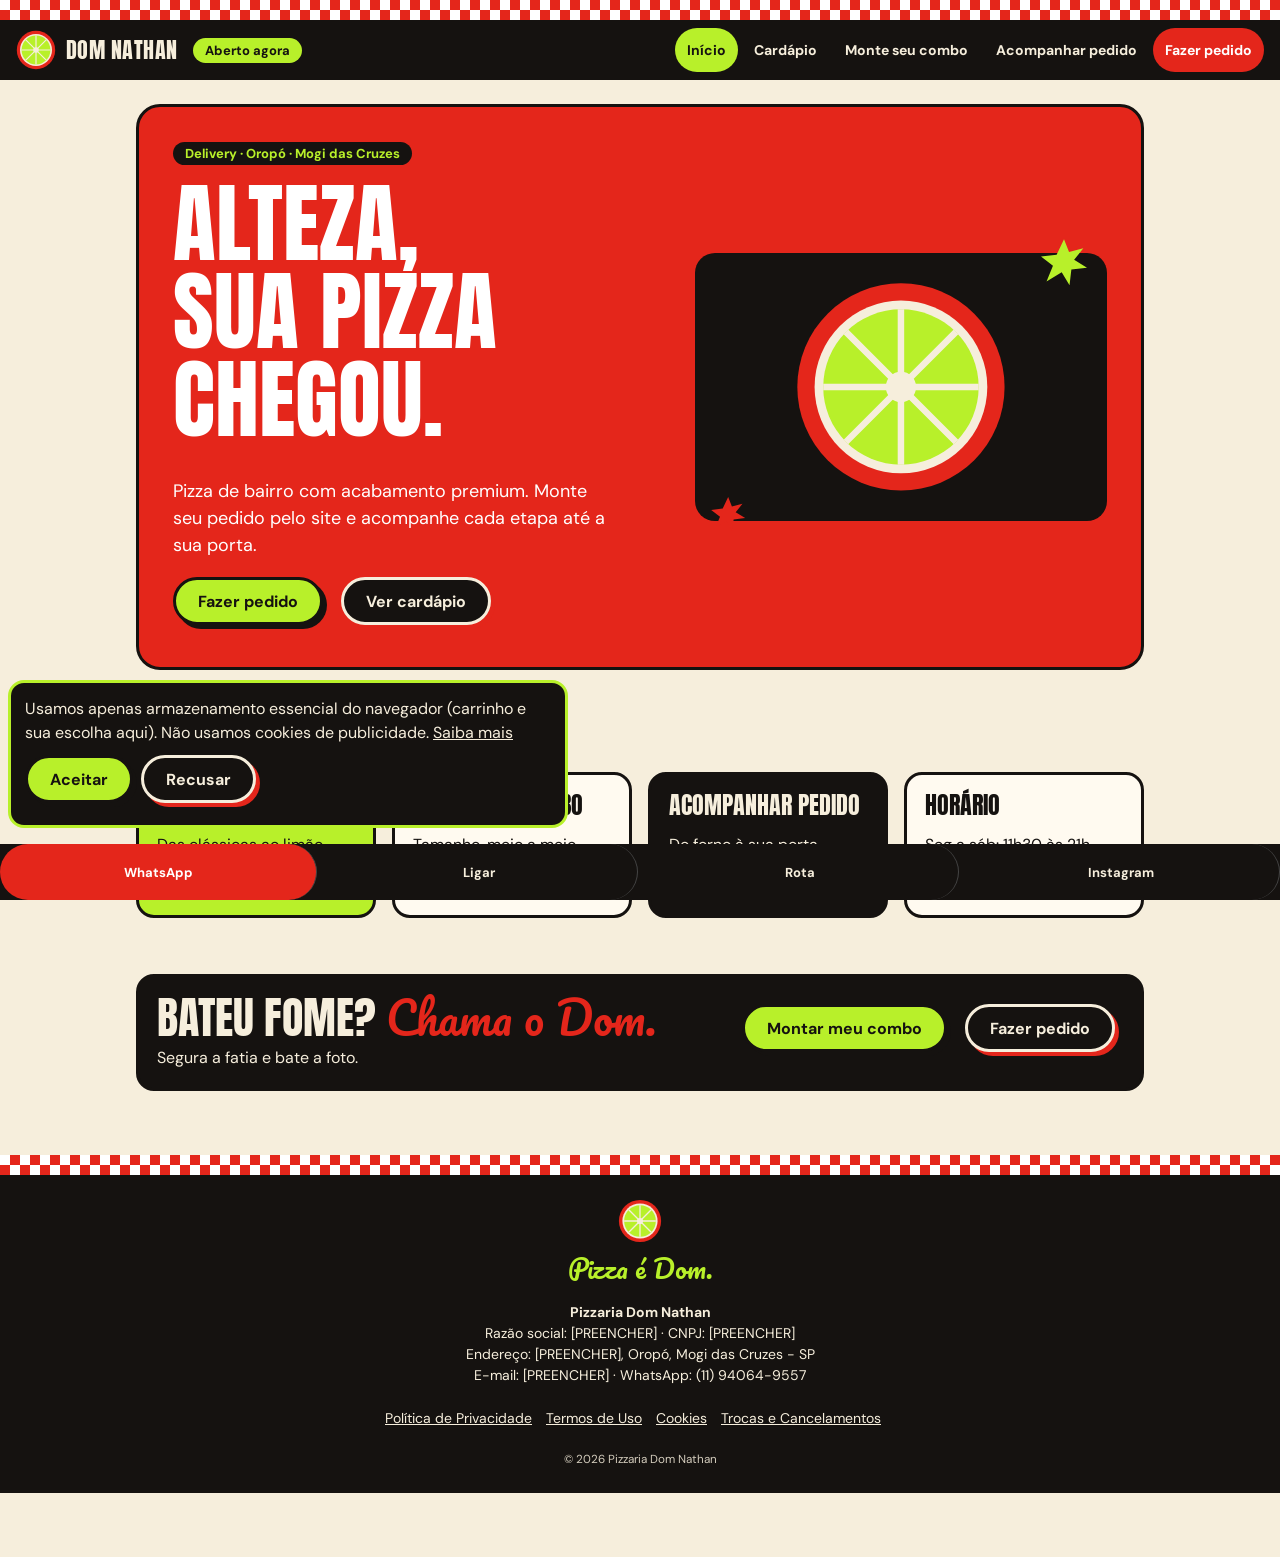
<file: index.html>
<!DOCTYPE html>
<html lang="pt-BR">
<head>
<meta charset="utf-8">
<meta name="viewport" content="width=device-width, initial-scale=1, viewport-fit=cover">
<title>Pizzaria Dom Nathan · Delivery em Oropó, Mogi das Cruzes</title>
<meta name="description" content="Pizza de bairro com acabamento premium no Oropó, Mogi das Cruzes. Veja o cardápio, monte seu pedido e peça pelo WhatsApp.">
<link rel="canonical" href="https://wendelzac-ux.github.io/Pizzaria-DomNathan/">
<meta property="og:type" content="website"><meta property="og:title" content="Pizzaria Dom Nathan · Pizza é Dom"><meta property="og:description" content="Alteza, sua pizza chegou. Delivery no Oropó, Mogi das Cruzes."><meta property="og:url" content="https://wendelzac-ux.github.io/Pizzaria-DomNathan/"><meta property="og:locale" content="pt_BR">
<link rel="icon" href="data:image/svg+xml,%3Csvg xmlns='http://www.w3.org/2000/svg' viewBox='0 0 100 100'%3E%3Ccircle cx='50' cy='50' r='48' fill='%23e4261b'/%3E%3Ccircle cx='50' cy='50' r='36' fill='%23b8f02a'/%3E%3C/svg%3E">
<link rel="preconnect" href="https://fonts.googleapis.com"><link rel="preconnect" href="https://fonts.gstatic.com" crossorigin>
<link href="https://fonts.googleapis.com/css2?family=Anton&family=DM+Sans:wght@400;700&family=Pacifico&display=swap" rel="stylesheet">
<link rel="stylesheet" href="style.css">
<script type="application/ld+json">
{"@context":"https://schema.org","@type":"Restaurant","name":"Pizzaria Dom Nathan","servesCuisine":"Pizza","telephone":"+55 11 94064-9557","priceRange":"R$25-R$65","url":"https://wendelzac-ux.github.io/Pizzaria-DomNathan/","hasMenu":"https://wendelzac-ux.github.io/Pizzaria-DomNathan/#cardapio","sameAs":["https://www.instagram.com/pizzaria_domnathan"],"address":{"@type":"PostalAddress","addressLocality":"Mogi das Cruzes","addressRegion":"SP","addressCountry":"BR"},"openingHoursSpecification":[{"@type":"OpeningHoursSpecification","dayOfWeek":["Monday","Tuesday","Wednesday","Thursday","Friday","Saturday"],"opens":"11:30","closes":"21:00"},{"@type":"OpeningHoursSpecification","dayOfWeek":"Sunday","opens":"12:00","closes":"19:00"}]}
</script>
</head>
<body>
<svg width="0" height="0" style="position:absolute" aria-hidden="true"><symbol id="lg" viewBox="0 0 100 100"><circle cx="50" cy="50" r="48" fill="#e4261b"/><circle cx="50" cy="50" r="40" fill="#f6eedc"/><circle cx="50" cy="50" r="36" fill="#b8f02a"/><g stroke="#f6eedc" stroke-width="3"><path d="M50 14v72M14 50h72M24.5 24.5l51 51M75.5 24.5l-51 51"/></g><circle cx="50" cy="50" r="7" fill="#f6eedc"/></symbol></svg>
<a class="skip" href="#conteudo">Pular para o conteúdo</a>
<div class="chk" aria-hidden="true"></div>
<header>
<a class="brand" href="#inicio"><svg aria-hidden="true"><use href="#lg"/></svg>DOM NATHAN</a><span class="st" id="st" role="status">Verificando horário</span>
<nav aria-label="Principal"><a href="#inicio" data-n="inicio">Início</a><a href="#cardapio" data-n="cardapio">Cardápio</a><a href="#combo" data-n="combo">Monte seu combo</a><a href="#pedido" data-n="pedido">Acompanhar pedido</a><a class="cta" href="#combo">Fazer pedido</a></nav>
</header>
<main id="conteudo" tabindex="-1">

<section id="inicio">
<div class="hero">
<div><span class="tag">Delivery · Oropó · Mogi das Cruzes</span>
<h1 style="margin-top:14px">Alteza,<br>sua pizza chegou.</h1>
<p>Pizza de bairro com acabamento premium. Monte seu pedido pelo site e acompanhe cada etapa até a sua porta.</p>
<div class="row"><a class="btn" href="#combo">Fazer pedido</a><a class="btn k" href="#cardapio">Ver cardápio</a></div></div>
<div class="big"><span class="star" style="top:-14px;right:20px"></span><span class="star" style="bottom:-10px;left:16px;background:var(--red);width:34px;height:34px"></span><svg role="img" aria-label="Logo Dom Nathan"><use href="#lg"/></svg></div>
</div>
<h2 class="gap">Central do Dom</h2>
<div class="grid">
<a class="card l" href="#cardapio" style="text-decoration:none"><h3>Cardápio</h3><p>Das clássicas ao limão-siciliano da casa.</p></a>
<a class="card" href="#combo" style="text-decoration:none"><h3>Monte seu combo</h3><p>Tamanho, meio a meio, bebidas e esfirras.</p></a>
<a class="card d" href="#pedido" style="text-decoration:none"><h3>Acompanhar pedido</h3><p>Do forno à sua porta, etapa por etapa.</p></a>
<div class="card"><h3>Horário</h3><p>Seg a sáb: 11h30 às 21h<br>Dom: 12h às 19h</p></div>
</div>
<div class="card d gap" style="display:flex;justify-content:space-between;align-items:center;gap:16px;flex-wrap:wrap">
<div><h2 style="margin:0">Bateu fome? <span class="script">Chama o Dom.</span></h2><p style="margin:.4em 0 0">Segura a fatia e bate a foto.</p></div>
<div class="row"><a class="btn" href="#combo">Montar meu combo</a><a class="btn k" href="#combo">Fazer pedido</a></div>
</div>
</section>

<section id="cardapio">
<h1>Cardápio</h1>
<p>Quatro tamanhos, 30 sabores e preço de bairro. O preço de cada sabor está no topo da categoria. Os preços são em reais e já incluem os impostos; a taxa de entrega aparece no resumo do pedido.</p>
<p><b>Atenção, alérgicos:</b> as pizzas podem conter glúten, leite, ovos, soja, frutos secos e crustáceos, e são feitas em cozinha onde há contato entre ingredientes. Avise sua restrição no pedido.</p>
<div class="sz gap" style="margin-top:20px"><div><b>Broto</b><small>4 fatias · 20 cm</small></div><div><b>Pequena</b><small>6 fatias · 25 cm</small></div><div><b>Média</b><small>8 fatias · 30 cm</small></div><div><b>Grande</b><small>10 fatias · 35 cm</small></div></div>
<div class="cats" id="menu"></div>
<div class="row gap"><a class="btn k" href="#combo">Monte seu combo</a></div>
<p><small>Preços e medidas são exemplos a validar com custos e fornecedores.</small></p>
</section>

<section id="combo">
<h1>Monte seu <span class="script">combo</span></h1>
<p>Escolha tamanho, sabor, bebida e extras. O pedido vai pronto para o WhatsApp.</p>
<div class="two"><div id="cb"></div><aside id="sum" class="card d" aria-live="polite"></aside></div>
</section>

<section id="pedido">
<h1>Acompanhe sua <span class="script">pizza</span></h1>
<div class="card"><p>Depois de enviar o pedido, a equipe confirma no seu WhatsApp e avisa a cada etapa:</p>
<ol class="steps"><li>Pedido recebido</li><li>Na massa</li><li>No forno</li><li>Saiu para entrega ou pronto para retirada</li></ol>
<a class="btn" id="wa2" href="#">Falar com a equipe no WhatsApp</a></div>
</section>

</main>
<div class="chk" aria-hidden="true"></div>
<footer>
<svg width="44" height="44" aria-hidden="true"><use href="#lg"/></svg><div class="script">Pizza é Dom.</div>
<p><b>Pizzaria Dom Nathan</b><br>Razão social: [PREENCHER] · CNPJ: [PREENCHER]<br>Endereço: [PREENCHER], Oropó, Mogi das Cruzes - SP<br>E-mail: [PREENCHER] · WhatsApp: (11) 94064-9557</p>
<p><a href="legal.html#privacidade">Política de Privacidade</a><a href="legal.html#termos">Termos de Uso</a><a href="legal.html#cookies">Cookies</a><a href="legal.html#trocas">Trocas e Cancelamentos</a></p>
<small>© 2026 Pizzaria Dom Nathan</small>
</footer>
<nav class="fab" aria-label="Contato rápido"><a href="#" id="wa">WhatsApp</a><a href="tel:+5511940649557">Ligar</a><a href="https://www.google.com/maps/search/?api=1&query=Pizzaria+Dom+Nathan+Orop%C3%B3+Mogi+das+Cruzes" target="_blank" rel="noopener">Rota</a><a href="https://www.instagram.com/pizzaria_domnathan" target="_blank" rel="noopener">Instagram</a></nav>
<div id="ck" role="region" aria-label="Aviso de cookies" hidden><p style="margin:0 0 10px">Usamos apenas armazenamento essencial do navegador (carrinho e sua escolha aqui). Não usamos cookies de publicidade. <a href="legal.html#cookies">Saiba mais</a></p><button class="btn" id="ck1">Aceitar</button><button class="btn k" id="ck0">Recusar</button></div>
<script src="script.js" defer></script>
</body>
</html>
</file>
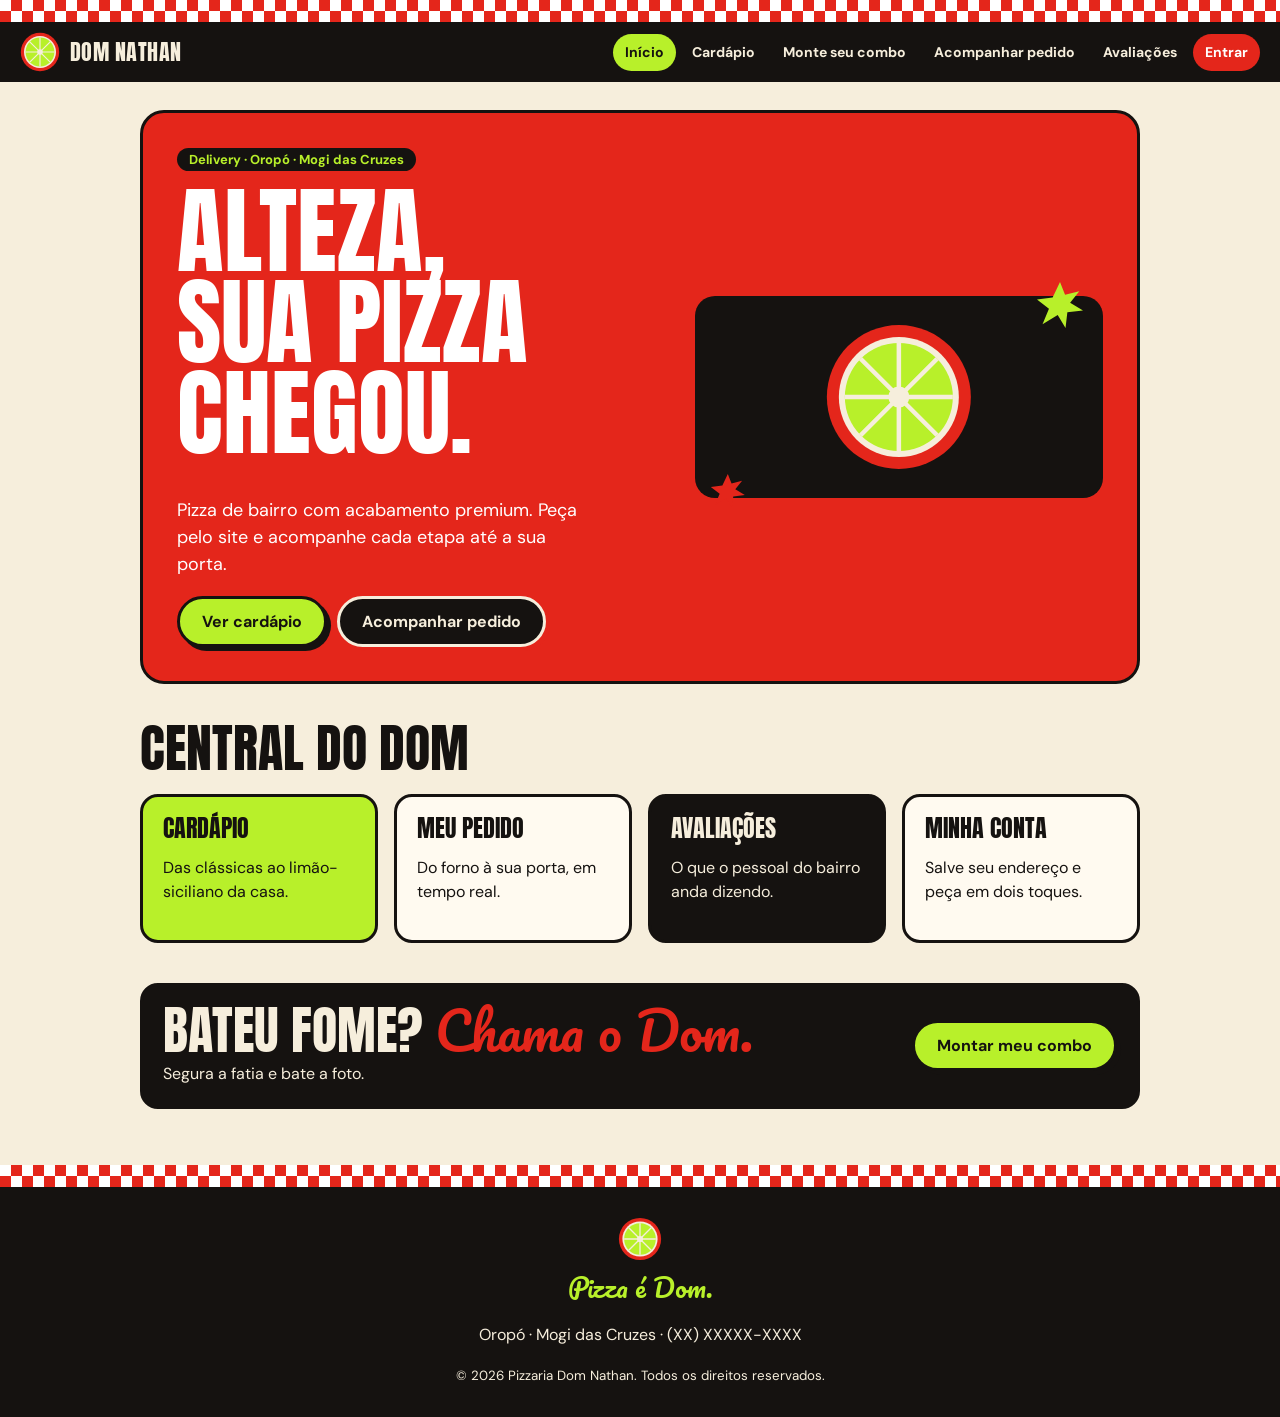
<file: Index.html>
<!DOCTYPE html>
<html lang="pt-BR">
<head>
<meta charset="utf-8">
<meta name="viewport" content="width=device-width, initial-scale=1, viewport-fit=cover">
<title>Pizzaria Dom Nathan</title>
<link href="https://fonts.googleapis.com/css2?family=Anton&family=DM+Sans:wght@400;500;700&family=Pacifico&display=swap" rel="stylesheet">
<style>
:root{--red:#e4261b;--cream:#f6eedc;--ink:#151210;--lime:#b8f02a;--bg:#f6eedc;--fg:#151210;--card:#fffaf0;--line:#151210;
--d:'Anton','Impact','Arial Narrow',sans-serif;--b:'DM Sans',system-ui,sans-serif;--s:'Pacifico','Brush Script MT',cursive;
box-sizing:border-box;padding-top:env(safe-area-inset-top,0px);padding-bottom:env(safe-area-inset-bottom,0px)}
@media (prefers-color-scheme:dark){:root:not([data-theme="light"]){--bg:#151210;--fg:#f6eedc;--card:#211c18;--line:#f6eedc}}
:root[data-theme="dark"]{--bg:#151210;--fg:#f6eedc;--card:#211c18;--line:#f6eedc}
*,*::before,*::after{box-sizing:inherit}
html{scroll-padding-top:env(safe-area-inset-top,0px)}
body{margin:0;background:var(--bg);color:var(--fg);font:16px/1.5 var(--b)}
a{color:inherit}
:focus-visible{outline:3px solid var(--red);outline-offset:2px}
.chk{height:22px;background:repeating-conic-gradient(var(--red) 0 25%,#fff 0 50%) 0 0/22px 22px}
header{position:sticky;top:env(safe-area-inset-top,0px);z-index:5;background:var(--ink);color:var(--cream);display:flex;align-items:center;gap:18px;padding:10px 20px;flex-wrap:wrap}
.brand{display:flex;align-items:center;gap:10px;text-decoration:none;font:22px/1 var(--d);letter-spacing:.02em}
.brand svg{width:40px;height:40px}
nav{display:flex;gap:4px;flex-wrap:wrap;margin-left:auto}
nav a{text-decoration:none;padding:8px 12px;border-radius:99px;font-weight:700;font-size:14px}
nav a.on{background:var(--lime);color:var(--ink)}
nav a.cta{background:var(--red);color:#fff}
main{max-width:1040px;margin:0 auto;padding:28px 20px 56px}
section{display:none}section.on{display:block}
h1,h2,h3{font-family:var(--d);font-weight:400;text-transform:uppercase;line-height:.95;margin:0 0 .4em}
h1{font-size:clamp(46px,9vw,96px)}h2{font-size:clamp(32px,5vw,52px)}h3{font-size:24px}
.script{font-family:var(--s);color:var(--red);text-transform:none}
.hero{display:grid;grid-template-columns:1.2fr 1fr;gap:28px;align-items:center;background:var(--red);color:#fff;border:3px solid var(--ink);border-radius:24px;padding:34px;position:relative;overflow:hidden}
.hero p{max-width:34ch;font-size:18px}
.hero .big{background:var(--ink);border-radius:20px;padding:26px;display:grid;place-items:center;position:relative}
.hero .big svg{width:min(240px,60%)}
.star{position:absolute;width:46px;height:46px;background:var(--lime);clip-path:polygon(50% 0,61% 28%,92% 20%,72% 45%,100% 62%,66% 66%,62% 100%,45% 72%,12% 92%,26% 58%,0 38%,34% 34%)}
.btn{display:inline-block;border:3px solid var(--ink);background:var(--lime);color:var(--ink);font:700 16px var(--b);padding:12px 22px;border-radius:99px;text-decoration:none;cursor:pointer;box-shadow:4px 4px 0 var(--ink)}
.btn:active{transform:translate(3px,3px);box-shadow:1px 1px 0 var(--ink)}
.btn.k{background:var(--ink);color:var(--cream);border-color:var(--cream);box-shadow:4px 4px 0 var(--red)}
.grid{display:grid;grid-template-columns:repeat(auto-fit,minmax(210px,1fr));gap:16px}
.card{background:var(--card);border:3px solid var(--line);border-radius:18px;padding:20px}
.card.l{background:var(--lime);color:var(--ink);border-color:var(--ink)}
.card.d{background:var(--ink);color:var(--cream);border-color:var(--ink)}
.price{font:28px var(--d);color:var(--red)}
.gap{margin-top:40px}
.tag{display:inline-block;font:700 13px var(--b);background:var(--ink);color:var(--lime);border-radius:99px;padding:3px 12px}
.menu li{display:flex;justify-content:space-between;gap:12px;align-items:baseline;padding:14px 0;border-bottom:2px dashed var(--line);list-style:none}
.menu ul{margin:0;padding:0}.menu small{display:block;opacity:.75}
.sz{display:grid;grid-template-columns:repeat(auto-fit,minmax(130px,1fr));gap:12px}.sz div{background:var(--lime);color:var(--ink);border:3px solid var(--ink);border-radius:16px;padding:14px;text-align:center}.sz b{font:28px var(--d);text-transform:uppercase;display:block}.sz small{display:block}
.chip{border:3px solid var(--line);background:var(--card);color:var(--fg);border-radius:99px;padding:8px 14px;font:700 14px var(--b);cursor:pointer;margin:0 6px 8px 0}.chip[aria-pressed=true]{background:var(--lime);color:var(--ink);border-color:var(--ink)}
.qr{display:flex;justify-content:space-between;align-items:center;gap:10px;padding:8px 0;border-bottom:2px dashed var(--line)}.qr button{width:34px;height:34px;border-radius:50%;border:3px solid var(--line);background:var(--bg);color:var(--fg);font:700 18px var(--b);cursor:pointer}.qr .n{display:inline-block;min-width:28px;text-align:center;font-weight:700}
#cb .card{margin-bottom:16px}#cb h3{margin-bottom:12px}#sum{position:sticky;top:90px}#sum ul{padding:0;margin:12px 0;list-style:none}#sum li{display:flex;justify-content:space-between;gap:10px;padding:6px 0;border-bottom:1px dashed rgba(246,238,220,.35)}#sum .tt{font:44px var(--d);color:var(--lime)}
.cats{display:grid;grid-template-columns:repeat(auto-fit,minmax(min(100%,420px),1fr));gap:16px;margin-top:16px}
.cat .pt{display:grid;grid-template-columns:repeat(4,1fr);gap:6px;margin:8px 0 12px}.cat .pt span{background:var(--ink);color:var(--cream);border-radius:10px;padding:6px 4px;text-align:center;font-size:12px}.cat .pt b{display:block;font:20px var(--d);color:var(--lime)}.cat li{display:block;padding:10px 0}
.row{display:flex;gap:10px;flex-wrap:wrap}
input,textarea{width:100%;font:16px var(--b);padding:12px 14px;border:3px solid var(--line);border-radius:12px;background:var(--bg);color:var(--fg);margin:6px 0 14px}
label{font-weight:700;font-size:14px}
.steps{list-style:none;margin:20px 0 0;padding:0;border-left:4px solid var(--line);margin-left:12px}
.steps li{position:relative;padding:0 0 22px 28px}
.steps li::before{content:"";position:absolute;left:-14px;top:2px;width:24px;height:24px;border-radius:50%;border:3px solid var(--line);background:var(--bg)}
.steps li.ok::before{background:var(--lime);border-color:var(--ink)}
.steps li.now::before{background:var(--red);border-color:var(--ink)}
.bar{display:grid;grid-template-columns:60px 1fr 40px;gap:10px;align-items:center;font-size:14px;margin:4px 0}
.bar i{display:block;height:12px;border-radius:9px;background:rgba(128,128,128,.25);overflow:hidden}.bar b{display:block;height:100%;background:var(--red)}
.stars{color:var(--red);letter-spacing:2px}
.rate button{font-size:30px;background:none;border:0;cursor:pointer;color:var(--red);padding:0 2px}
.two{display:grid;grid-template-columns:1fr 1fr;gap:20px}
footer{background:var(--ink);color:var(--cream);padding:30px 20px;text-align:center}
footer .script{font-size:26px;color:var(--lime)}
@media(max-width:760px){.hero,.two{grid-template-columns:1fr}.hero{padding:24px}nav{margin-left:0}}
@media(prefers-reduced-motion:reduce){*{transition:none!important}}
</style>
</head>
<body>
<svg width="0" height="0" style="position:absolute" aria-hidden="true"><symbol id="lg" viewBox="0 0 100 100"><circle cx="50" cy="50" r="48" fill="#e4261b"/><circle cx="50" cy="50" r="40" fill="#f6eedc"/><circle cx="50" cy="50" r="36" fill="#b8f02a"/><g stroke="#f6eedc" stroke-width="3"><path d="M50 14v72M14 50h72M24.5 24.5l51 51M75.5 24.5l-51 51"/></g><circle cx="50" cy="50" r="7" fill="#f6eedc"/></symbol></svg>
<div class="chk" aria-hidden="true"></div>
<header>
<a class="brand" href="#inicio"><svg><use href="#lg"/></svg>DOM NATHAN</a>
<nav aria-label="Principal">
<a href="#inicio" data-n="inicio">Início</a><a href="#cardapio" data-n="cardapio">Cardápio</a><a href="#combo" data-n="combo">Monte seu combo</a><a href="#pedido" data-n="pedido">Acompanhar pedido</a><a href="#avaliacoes" data-n="avaliacoes">Avaliações</a><a class="cta" href="#entrar" data-n="entrar">Entrar</a>
</nav>
</header>
<main>

<section id="inicio">
<div class="hero">
<div>
<span class="tag">Delivery · Oropó · Mogi das Cruzes</span>
<h1 style="margin-top:14px">Alteza,<br>sua pizza chegou.</h1>
<p>Pizza de bairro com acabamento premium. Peça pelo site e acompanhe cada etapa até a sua porta.</p>
<div class="row"><a class="btn" href="#cardapio">Ver cardápio</a><a class="btn k" href="#pedido">Acompanhar pedido</a></div>
</div>
<div class="big"><span class="star" style="top:-14px;right:20px"></span><span class="star" style="bottom:-10px;left:16px;background:var(--red);width:34px;height:34px"></span><svg><use href="#lg"/></svg></div>
</div>

<h2 class="gap">Central do Dom</h2>
<div class="grid">
<a class="card l" href="#cardapio" style="text-decoration:none"><h3>Cardápio</h3><p>Das clássicas ao limão-siciliano da casa.</p></a>
<a class="card" href="#pedido" style="text-decoration:none"><h3>Meu pedido</h3><p>Do forno à sua porta, em tempo real.</p></a>
<a class="card d" href="#avaliacoes" style="text-decoration:none"><h3>Avaliações</h3><p>O que o pessoal do bairro anda dizendo.</p></a>
<a class="card" href="#entrar" style="text-decoration:none"><h3>Minha conta</h3><p>Salve seu endereço e peça em dois toques.</p></a>
</div>

<div class="card d gap" style="display:flex;justify-content:space-between;align-items:center;gap:16px;flex-wrap:wrap">
<div><h2 style="margin:0">Bateu fome? <span class="script">Chama o Dom.</span></h2><p style="margin:.4em 0 0">Segura a fatia e bate a foto.</p></div>
<a class="btn" href="#combo">Montar meu combo</a>
</div>
</section>

<section id="cardapio">
<h1>Cardápio</h1>
<p>Quatro tamanhos, 30 sabores e preço de bairro. O preço de cada sabor está no topo da categoria.</p>
<div class="sz gap" style="margin-top:20px">
<div><b>Broto</b><small>4 fatias · 20 cm</small></div>
<div><b>Pequena</b><small>6 fatias · 25 cm</small></div>
<div><b>Média</b><small>8 fatias · 30 cm</small></div>
<div><b>Grande</b><small>10 fatias · 35 cm</small></div>
</div>
<div class="cats">
<div class="card menu cat"><h3>Tradicionais</h3>
<div class="pt"><span>Broto<b>R$ 25</b></span><span>Pequena<b>R$ 35</b></span><span>Média<b>R$ 45</b></span><span>Grande<b>R$ 55</b></span></div><ul>
<li><b>Margherita</b><small>molho, mussarela, tomate, manjericão</small></li>
<li><b>Mussarela</b><small>molho, mussarela, orégano</small></li>
<li><b>Calabresa</b><small>calabresa, cebola, azeitona</small></li>
<li><b>Portuguesa</b><small>presunto, ovo, cebola, ervilha</small></li>
<li><b>Napolitana</b><small>mussarela, tomate fatiado, parmesão</small></li>
<li><b>Frango com catupiry</b><small>frango desfiado, catupiry</small></li>
<li><b>Atum</b><small>atum, cebola, azeitona</small></li>
<li><b>Toscana</b><small>linguiça toscana, cebola, mussarela</small></li>
</ul></div>
<div class="card menu cat"><h3>Especiais</h3>
<div class="pt"><span>Broto<b>R$ 29</b></span><span>Pequena<b>R$ 39</b></span><span>Média<b>R$ 49</b></span><span>Grande<b>R$ 59</b></span></div><ul>
<li><b>Quatro queijos</b><small>mussarela, parmesão, provolone, gorgonzola</small></li>
<li><b>Pepperoni</b><small>pepperoni, mussarela, pimenta calabresa</small></li>
<li><b>Bacon crocante</b><small>bacon, mussarela, cebola caramelizada</small></li>
<li><b>Lombo com cream cheese</b><small>lombo canadense, cream cheese</small></li>
<li><b>Frango, bacon e cheddar</b><small>frango, bacon, cheddar cremoso</small></li>
<li><b>Escarola com bacon</b><small>escarola refogada, bacon, mussarela</small></li>
<li><b>Strogonoff de carne</b><small>strogonoff, mussarela, batata palha</small></li>
<li><b>Carne seca com abóbora</b><small>carne seca, purê de abóbora, catupiry</small></li>
</ul></div>
<div class="card menu cat"><h3>Premium</h3>
<div class="pt"><span>Broto<b>R$ 33</b></span><span>Pequena<b>R$ 45</b></span><span>Média<b>R$ 55</b></span><span>Grande<b>R$ 65</b></span></div><ul>
<li><b>Limão-siciliano</b><small>especial da casa: mussarela, raspas de limão, manjericão</small></li>
<li><b>Pizza do Dom</b><small>calabresa artesanal, cebola roxa, mel picante</small></li>
<li><b>Burrata com tomate confit</b><small>burrata, tomate confit, pesto</small></li>
<li><b>Parma com rúcula</b><small>presunto parma, rúcula, parmesão lascado</small></li>
<li><b>Trufada de cogumelos</b><small>funghi, shimeji, azeite trufado</small></li>
<li><b>Camarão com catupiry</b><small>camarão, catupiry, cebolinha</small></li>
<li><b>Mortadela com pistache</b><small>mortadela, burrata, pistache</small></li>
<li><b>Gorgonzola com pera</b><small>gorgonzola, pera, nozes, mel</small></li>
</ul></div>
<div class="card menu cat"><h3>Doces</h3>
<div class="pt"><span>Broto<b>R$ 27</b></span><span>Pequena<b>R$ 37</b></span><span>Média<b>R$ 47</b></span><span>Grande<b>R$ 57</b></span></div><ul>
<li><b>Chocolate com morango</b><small>chocolate ao leite, morango</small></li>
<li><b>Banana com canela</b><small>banana, canela, açúcar, leite condensado</small></li>
<li><b>Romeu e Julieta</b><small>mussarela, goiabada</small></li>
<li><b>Prestígio</b><small>chocolate, coco ralado</small></li>
<li><b>Doce de leite com coco</b><small>doce de leite, coco, paçoca</small></li>
<li><b>Brigadeiro</b><small>brigadeiro cremoso, granulado</small></li>
</ul></div>
</div>
<div class="row gap"><a class="btn k" href="#combo">Montar meu combo</a></div>
<p><small>Preços e medidas são exemplos para validar com custos e fornecedores.</small></p>
</section>

<section id="combo">
<h1>Monte seu <span class="script">combo</span></h1>
<p>Escolha tamanho, sabor, bebida e extras. O pedido vai pronto para o WhatsApp.</p>
<div class="two gap" style="margin-top:20px;align-items:start"><div id="cb"></div><aside class="card d" id="sum" aria-live="polite"></aside></div>
</section>

<section id="pedido">
<h1>Acompanhe sua <span class="script">pizza</span></h1>
<p>Digite o número do pedido para ver em que etapa ele está.</p>
<div class="two gap" style="margin-top:20px">
<div class="card">
<label for="pn">Nº do pedido</label><input id="pn" value="#DN-0048">
<label>Endereço de entrega</label><input value="Rua das Flores, 123 · Oropó" aria-label="Endereço">
<span class="tag">Em andamento</span>
<ol class="steps">
<li class="ok"><b>Pedido recebido</b><br>19h02 · Confirmado pela cozinha.</li>
<li class="ok"><b>Na massa</b><br>19h08 · Abrindo e montando.</li>
<li class="now"><b>No forno</b><br>Pronta em cerca de 8 minutos.</li>
<li><b>Saiu para entrega</b><br>Você recebe um aviso.</li>
<li><b>Chegou!</b><br>Alteza, sua pizza chegou.</li>
</ol></div>
<div class="card d"><h3>Dúvidas?</h3><p>Se precisar de mais informações, fale com a equipe.</p><a class="btn" href="#">Falar no WhatsApp</a>
<p style="margin-top:28px;opacity:.8">Dom Nathan · Oropó, Mogi das Cruzes</p></div>
</div>
</section>

<section id="avaliacoes">
<h1>Avaliações</h1>
<p>Veja o que os moradores estão dizendo e conte como foi a sua pizza.</p>
<div class="two gap" style="margin-top:20px">
<div>
<div class="card" style="display:flex;gap:22px;align-items:center;flex-wrap:wrap">
<div><div class="price" style="font-size:72px;line-height:1">4,6</div><div class="stars">★★★★★</div><small>128 avaliações</small></div>
<div style="flex:1;min-width:180px">
<div class="bar">5 estrelas<i><b style="width:72%"></b></i>72%</div><div class="bar">4 estrelas<i><b style="width:18%"></b></i>18%</div><div class="bar">3 estrelas<i><b style="width:6%"></b></i>6%</div><div class="bar">2 estrelas<i><b style="width:3%"></b></i>3%</div><div class="bar">1 estrela<i><b style="width:1%"></b></i>1%</div>
</div></div>
<div class="card gap" style="margin-top:16px"><div class="stars">★★★★★</div><h3>Chegou quentinha</h3><p>Pedi pela manhã e já acompanhei tudo pelo site. A borda é outro nível. Voltando sexta!</p><small><b>Mariana S.</b> · Jardim das Oliveiras</small></div>
<div class="card" style="margin-top:16px"><div class="stars">★★★★☆</div><h3>Vale o preço</h3><p>Pizza de bairro com cara de restaurante. Só faltou o aviso por e-mail.</p><small><b>Carlos E.</b> · Vila Nova</small></div>
</div>
<div class="card l"><h3>Deixe sua avaliação</h3>
<div class="rate" id="rate" aria-label="Sua nota"></div>
<label for="rn">Seu nome</label><input id="rn" placeholder="Nome completo">
<label for="rc">Comentário</label><textarea id="rc" rows="4" placeholder="Conte como foi sua pizza..."></textarea>
<button class="btn k" id="rs">Enviar avaliação</button><p id="rm" role="status" style="font-weight:700"></p></div>
</div>
</section>

<section id="entrar">
<h1>Que bom te ver <span class="script">de novo</span></h1>
<div class="two gap" style="margin-top:20px;align-items:start">
<div class="card l"><h2>Login</h2>
<label for="le">E-mail</label><input id="le" type="email" placeholder="seuemail@exemplo.com">
<label for="lp">Senha</label><input id="lp" type="password">
<button class="btn k" id="lg1">Entrar</button>
<p id="lm" role="status" style="font-weight:700"></p>
<p>Não tem conta? <a href="#cadastro"><b>Registre-se agora</b></a></p></div>
<div class="card d"><h2>Primeira vez por aqui?</h2><p>Crie sua conta em menos de um minuto. Seu endereço e seus sabores favoritos ficam salvos para pedir em dois toques.</p><a class="btn" href="#cadastro">Criar minha conta</a></div>
</div>
</section>

<section id="cadastro">
<h1>Entre na <span class="script">família</span></h1>
<div class="two gap" style="margin-top:20px;align-items:start">
<div class="card d"><h2>Registre-se</h2>
<label for="rn2">Nome completo</label><input id="rn2" placeholder="Ex.: João da Silva">
<label for="rt">Telefone / WhatsApp</label><input id="rt" placeholder="(00) 00000-0000">
<label for="re">E-mail</label><input id="re" type="email">
<button class="btn" id="rg1">Criar minha conta</button>
<p id="rm2" role="status" style="font-weight:700"></p>
<p>Já tem conta? <a href="#entrar"><b>Entrar</b></a></p></div>
<div class="card l"><h2>Conta criada, pizza liberada</h2><p>Depois do cadastro, você vai direto para o Monte seu combo.</p><a class="btn k" href="#entrar">Já tenho conta</a></div>
</div>
</section>

</main>
<div class="chk" aria-hidden="true"></div>
<footer>
<svg width="44" height="44"><use href="#lg"/></svg>
<div class="script">Pizza é Dom.</div>
<p>Oropó · Mogi das Cruzes · (XX) XXXXX-XXXX</p>
<small>© 2026 Pizzaria Dom Nathan. Todos os direitos reservados.</small>
</footer>
<script>
function go(){var h=(location.hash||"#inicio").slice(1);if(!document.getElementById(h))h="inicio";
document.querySelectorAll("section").forEach(function(s){s.classList.toggle("on",s.id===h)});
document.querySelectorAll("nav a[data-n]").forEach(function(a){a.classList.toggle("on",a.dataset.n===(h==="cadastro"?"entrar":h))});window.scrollTo(0,0)}
addEventListener("hashchange",go);go();
var n=0,r=document.getElementById("rate");
for(var i=1;i<=5;i++){(function(i){var b=document.createElement("button");b.textContent="☆";b.setAttribute("aria-label",i+" estrelas");
b.onclick=function(){n=i;[].forEach.call(r.children,function(x,k){x.textContent=k<i?"★":"☆"})};r.appendChild(b)})(i)}
document.getElementById("rs").onclick=function(){document.getElementById("rm").textContent=n?"Valeu! Sua avaliação foi enviada.":"Escolha uma nota de 1 a 5 estrelas antes de enviar."};
var CT=[{n:"Tradicionais",p:[25,35,45,55],f:["Margherita","Mussarela","Calabresa","Portuguesa","Napolitana","Frango com catupiry","Atum","Toscana"]},{n:"Especiais",p:[29,39,49,59],f:["Quatro queijos","Pepperoni","Bacon crocante","Lombo com cream cheese","Frango, bacon e cheddar","Escarola com bacon","Strogonoff de carne","Carne seca com abóbora"]},{n:"Premium",p:[33,45,55,65],f:["Limão-siciliano","Pizza do Dom","Burrata com tomate confit","Parma com rúcula","Trufada de cogumelos","Camarão com catupiry","Mortadela com pistache","Gorgonzola com pera"]},{n:"Doces",p:[27,37,47,57],f:["Chocolate com morango","Banana com canela","Romeu e Julieta","Prestígio","Doce de leite com coco","Brigadeiro"]}];
var SZ=["Broto","Pequena","Média","Grande"],AD=[["Refri lata",6],["Refri 2 L",14],["Suco 500 ml",8],["Água",4],["Borda recheada",8],["Esfirra de carne",5],["Esfirra de queijo",5],["Esfirra de frango",5]];
var S={sz:1,ct:0,fl:[],q:AD.map(function(){return 0})};
function brl(v){return"R$ "+v.toFixed(2).replace(".",",")}
function chip(a,t,on,d){return'<button class="chip" aria-pressed="'+on+'" data-a="'+a+'" '+d+'>'+t+'</button>'}
function qr(i){return'<div class="qr"><span>'+AD[i][0]+' <small>'+brl(AD[i][1])+'</small></span><span><button data-a="q" data-i="'+i+'" data-d="-1" aria-label="Tirar '+AD[i][0]+'">−</button><span class="n">'+S.q[i]+'</span><button data-a="q" data-i="'+i+'" data-d="1" aria-label="Adicionar '+AD[i][0]+'">+</button></span></div>'}
function R(){var h='<div class="card"><h3>1. Tamanho</h3>';
SZ.forEach(function(z,i){h+=chip("sz",z+" · R$ "+CT[S.ct].p[i],S.sz===i,'data-i="'+i+'"')});
h+='</div><div class="card"><h3>2. Sabor</h3><p><small>Escolha 1 sabor ou 2 para meio a meio. Vale o preço do mais caro.</small></p>';
CT.forEach(function(c,i){h+=chip("ct",c.n,S.ct===i,'data-i="'+i+'"')});
h+='<div style="margin-top:10px">';CT[S.ct].f.forEach(function(f,i){var k=S.ct+":"+i;h+=chip("fl",f,S.fl.indexOf(k)>-1,'data-k="'+k+'"')});
h+='</div></div><div class="card"><h3>3. Bebidas</h3>';[0,1,2,3].forEach(function(i){h+=qr(i)});
h+='</div><div class="card"><h3>4. Extras e esfirras</h3>';[4,5,6,7].forEach(function(i){h+=qr(i)});h+='</div>';
document.getElementById("cb").innerHTML=h;
var t=0,L=[],tx=[];
if(S.fl.length){var nm=S.fl.map(function(k){var a=k.split(":");return CT[a[0]].f[a[1]]}),pr=Math.max.apply(null,S.fl.map(function(k){return CT[k.split(":")[0]].p[S.sz]}));t+=pr;var ln="Pizza "+SZ[S.sz]+" ("+nm.join(" + ")+")";L.push([ln,pr]);tx.push("• "+ln+" — "+brl(pr))}
AD.forEach(function(a,i){if(S.q[i]){var v=a[1]*S.q[i];t+=v;L.push([S.q[i]+"× "+a[0],v]);tx.push("• "+S.q[i]+"× "+a[0]+" — "+brl(v))}});
var s='<h3>Seu pedido</h3>';
s+=L.length?'<ul>'+L.map(function(l){return"<li><span>"+l[0]+"</span><b>"+brl(l[1])+"</b></li>"}).join("")+"</ul>":'<p>Escolha um sabor para começar.</p>';
s+='<div class="tt">'+brl(t)+'</div>';
if(L.length){var m="Olá, Dom Nathan! Quero pedir:\n"+tx.join("\n")+"\nTotal: "+brl(t);s+='<p><a class="btn" target="_blank" rel="noopener" href="https://wa.me/5511940649557?text='+encodeURIComponent(m)+'">Enviar pelo WhatsApp</a></p>'}
document.getElementById("sum").innerHTML=s+(U?"":'<p><small>Novo por aqui? <a href="#cadastro" style="color:var(--lime)">Crie sua conta</a> e salve seu endereço.</small></p>')}
document.getElementById("cb").onclick=function(e){var b=e.target.closest("button");if(!b)return;var a=b.dataset.a;
if(a==="sz")S.sz=+b.dataset.i;else if(a==="ct")S.ct=+b.dataset.i;
else if(a==="fl"){var k=b.dataset.k,x=S.fl.indexOf(k);if(x>-1)S.fl.splice(x,1);else{S.fl.push(k);if(S.fl.length>2)S.fl.shift()}}
else if(a==="q"){var i=+b.dataset.i;S.q[i]=Math.max(0,S.q[i]+ +b.dataset.d)}
R()};
var U="";
function nm(s){return s.trim().split(/[ @]/)[0]}
function logged(n){U=n;var c=document.querySelector("nav a.cta");c.textContent="Olá, "+n;c.href="#combo";R();location.hash="#combo"}
document.getElementById("lg1").onclick=function(){var e=document.getElementById("le").value.trim(),m=document.getElementById("lm");if(!e||!document.getElementById("lp").value){m.textContent="Preencha e-mail e senha para entrar.";return}logged(nm(e))};
document.getElementById("rg1").onclick=function(){var n=document.getElementById("rn2").value,t=document.getElementById("rt").value,e=document.getElementById("re").value,m=document.getElementById("rm2");if(!n.trim()||!t.trim()||!e.trim()){m.textContent="Preencha nome, WhatsApp e e-mail para criar a conta.";return}logged(nm(n))};
R();
</script>
</body>
</html>
</file>
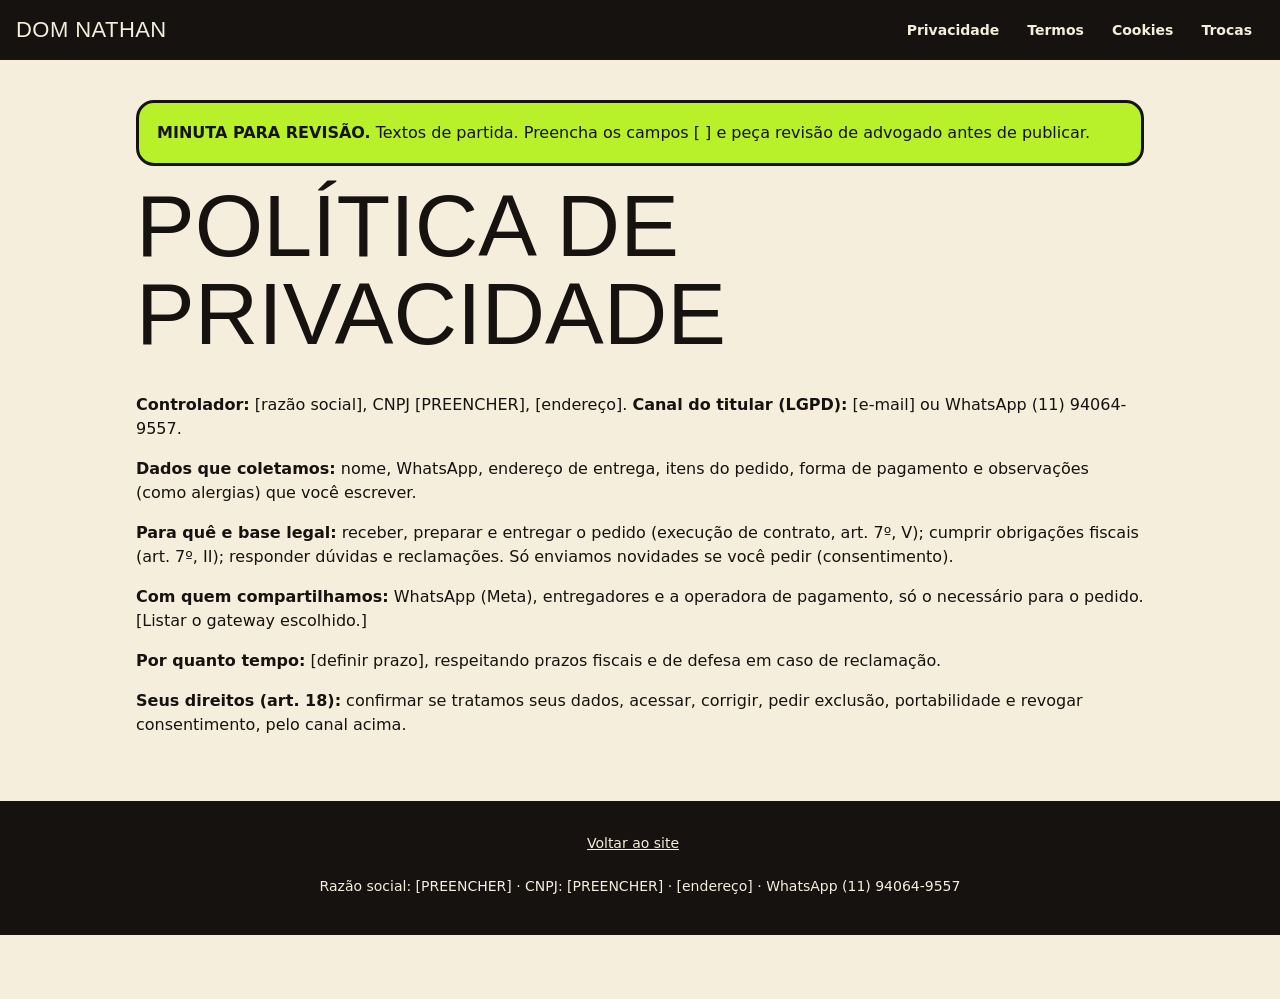
<file: legal.html>
<!DOCTYPE html>
<html lang="pt-BR"><head><meta charset="utf-8"><meta name="viewport" content="width=device-width, initial-scale=1, viewport-fit=cover"><title>Informações legais · Pizzaria Dom Nathan</title><meta name="description" content="Política de Privacidade, Termos de Uso, Cookies e Trocas e Cancelamentos da Pizzaria Dom Nathan."><link rel="canonical" href="https://wendelzac-ux.github.io/Pizzaria-DomNathan/legal.html"><link rel="stylesheet" href="style.css"></head>
<body><header><a class="brand" href="./">DOM NATHAN</a><nav aria-label="Textos legais"><a href="#privacidade">Privacidade</a><a href="#termos">Termos</a><a href="#cookies">Cookies</a><a href="#trocas">Trocas</a></nav></header>
<main>
<p class="card l"><b>MINUTA PARA REVISÃO.</b> Textos de partida. Preencha os campos [ ] e peça revisão de advogado antes de publicar.</p>
<section class="leg" id="privacidade"><h1>Política de Privacidade</h1>
<p><b>Controlador:</b> [razão social], CNPJ [PREENCHER], [endereço]. <b>Canal do titular (LGPD):</b> [e-mail] ou WhatsApp (11) 94064-9557.</p>
<p><b>Dados que coletamos:</b> nome, WhatsApp, endereço de entrega, itens do pedido, forma de pagamento e observações (como alergias) que você escrever.</p>
<p><b>Para quê e base legal:</b> receber, preparar e entregar o pedido (execução de contrato, art. 7º, V); cumprir obrigações fiscais (art. 7º, II); responder dúvidas e reclamações. Só enviamos novidades se você pedir (consentimento).</p>
<p><b>Com quem compartilhamos:</b> WhatsApp (Meta), entregadores e a operadora de pagamento, só o necessário para o pedido. [Listar o gateway escolhido.]</p>
<p><b>Por quanto tempo:</b> [definir prazo], respeitando prazos fiscais e de defesa em caso de reclamação.</p>
<p><b>Seus direitos (art. 18):</b> confirmar se tratamos seus dados, acessar, corrigir, pedir exclusão, portabilidade e revogar consentimento, pelo canal acima.</p></section>
<section class="leg" id="termos"><h1>Termos de Uso</h1>
<p>Este site apresenta o cardápio e envia pedidos ao WhatsApp da Pizzaria Dom Nathan. O pedido só é confirmado quando a equipe responder.</p>
<p>Preços em reais, com impostos incluídos. A taxa de entrega e o prazo estimado aparecem no resumo antes do envio e podem mudar por bairro, clima e movimento.</p>
<p>Imagens são ilustrativas. Informe alergias e restrições nas observações: a cozinha manipula glúten, leite, ovos, soja, frutos secos e crustáceos.</p>
<p>Atendimento: WhatsApp (11) 94064-9557 e [e-mail]. Foro: comarca de Mogi das Cruzes-SP. [Revisão jurídica.]</p></section>
<section class="leg" id="cookies"><h1>Política de Cookies</h1>
<p>Este site usa apenas armazenamento essencial do navegador: guarda o seu carrinho e a sua escolha neste aviso. Não usamos cookies de publicidade nem de análise.</p>
<p>Ao recusar, apagamos o carrinho salvo. Você pode limpar os dados do site nas configurações do navegador a qualquer momento.</p>
<p>Fontes são carregadas do Google Fonts, que pode registrar o seu IP. [Avaliar hospedar as fontes no próprio site.]</p></section>
<section class="leg" id="trocas"><h1>Trocas e Cancelamentos</h1>
<p>[ADVOGADO: definir a política. Pontos a decidir: prazo para cancelar antes do preparo; o que fazer se a pizza chegar errada, fria ou atrasada; reembolso do Pix e do cartão; como o direito de arrependimento do CDC (art. 49) se aplica a alimento preparado.]</p>
<p>Problema com o pedido? Fale no WhatsApp (11) 94064-9557 em até [prazo] e resolvemos.</p></section>
</main>
<footer><a href="./">Voltar ao site</a><p>Razão social: [PREENCHER] · CNPJ: [PREENCHER] · [endereço] · WhatsApp (11) 94064-9557</p></footer></body></html>
</file>
<file: style.css>
:root{--red:#e4261b;--cream:#f6eedc;--ink:#151210;--lime:#b8f02a;--bg:#f6eedc;--fg:#151210;--card:#fffaf0;--line:#151210;--d:'Anton','Impact',sans-serif;--b:'DM Sans',system-ui,sans-serif;--s:'Pacifico',cursive;box-sizing:border-box}
@media(prefers-color-scheme:dark){:root{--bg:#151210;--fg:#f6eedc;--card:#211c18;--line:#f6eedc}}
*,*::before,*::after{box-sizing:inherit}
html{scroll-padding-top:70px}
body{margin:0;background:var(--bg);color:var(--fg);font:16px/1.5 var(--b);padding-bottom:calc(64px + env(safe-area-inset-bottom,0px))}
a{color:inherit}:focus-visible{outline:3px solid var(--red);outline-offset:2px;box-shadow:0 0 0 5px var(--cream)}
.skip{position:absolute;left:-999px}.skip:focus{left:8px;top:8px;background:var(--lime);color:var(--ink);padding:10px;z-index:20}
.chk{height:20px;background:repeating-conic-gradient(var(--red) 0 25%,#fff 0 50%) 0 0/20px 20px}
header{position:sticky;top:0;z-index:5;background:var(--ink);color:var(--cream);display:flex;align-items:center;gap:10px 16px;padding:8px 16px;padding-top:calc(8px + env(safe-area-inset-top,0px));flex-wrap:wrap}
.brand{font:22px/1 var(--d);text-decoration:none;letter-spacing:.02em;min-height:44px;display:flex;align-items:center}
nav{display:flex;gap:4px;flex-wrap:wrap;margin-left:auto}
nav a{text-decoration:none;padding:10px 12px;border-radius:99px;font-weight:700;font-size:14px;min-height:44px;display:inline-flex;align-items:center}
nav a.on{background:var(--lime);color:var(--ink)}
.st{font:700 13px var(--b);padding:4px 12px;border-radius:99px;background:var(--lime);color:var(--ink)}.st.off{background:#ddd;color:#333}
main{max-width:1040px;margin:0 auto;padding:24px 16px 48px}
section{display:none}section.on{display:block}
h1,h2,h3{font-family:var(--d);font-weight:400;text-transform:uppercase;line-height:1;margin:0 0 .4em}
h1{font-size:clamp(40px,9vw,88px)}h2{font-size:clamp(28px,5vw,44px)}h3{font-size:24px}
.script{font-family:var(--s);text-transform:none;color:var(--red)}
.hero{background:var(--red);color:#fff;border:3px solid var(--ink);border-radius:24px;padding:28px}.hero p{max-width:36ch;font-size:18px}
.btn{display:inline-flex;align-items:center;justify-content:center;min-height:48px;border:3px solid var(--ink);background:var(--lime);color:var(--ink);font:700 16px var(--b);padding:10px 22px;border-radius:99px;text-decoration:none;cursor:pointer;box-shadow:4px 4px 0 var(--ink);margin:0 8px 8px 0}
.btn.k{background:var(--ink);color:var(--cream);border-color:var(--cream);box-shadow:4px 4px 0 var(--red)}
.card{background:var(--card);border:3px solid var(--line);border-radius:18px;padding:18px;margin-bottom:16px}.card.d{background:var(--ink);color:var(--cream);border-color:var(--ink)}.card.l{background:var(--lime);color:var(--ink);border-color:var(--ink)}
.cats,.two{display:grid;gap:16px;grid-template-columns:repeat(auto-fit,minmax(min(100%,340px),1fr))}
.pt{display:grid;grid-template-columns:repeat(4,1fr);gap:6px;margin:8px 0}.pt span{background:var(--ink);color:var(--cream);border-radius:10px;padding:6px;text-align:center;font-size:13px}.pt b{display:block;font:20px var(--d);color:var(--lime)}
.menu ul{margin:0;padding:0;list-style:none}.menu li{padding:10px 0;border-bottom:2px dashed var(--line)}.menu small,small{display:block;opacity:.85}
.chip{border:3px solid var(--line);background:var(--card);color:var(--fg);border-radius:99px;padding:10px 16px;min-height:44px;font:700 14px var(--b);cursor:pointer;margin:0 6px 8px 0}.chip[aria-pressed=true]{background:var(--lime);color:var(--ink);border-color:var(--ink)}
.qr{display:flex;justify-content:space-between;align-items:center;gap:10px;padding:6px 0;border-bottom:2px dashed var(--line)}.qr button{width:44px;height:44px;border-radius:50%;border:3px solid var(--line);background:var(--bg);color:var(--fg);font:700 20px var(--b);cursor:pointer}.qr .n{display:inline-block;min-width:32px;text-align:center;font-weight:700}
#sum li{display:flex;justify-content:space-between;gap:10px;padding:6px 0;border-bottom:1px dashed rgba(246,238,220,.4);list-style:none}#sum ul{padding:0}#sum .tt{font:40px var(--d);color:var(--lime)}
label{font-weight:700;font-size:14px;display:block}
input,select,textarea{width:100%;min-height:48px;font:16px var(--b);padding:10px 14px;border:3px solid var(--line);border-radius:12px;background:var(--bg);color:var(--fg);margin:6px 0 12px}
input[type=checkbox],input[type=radio]{width:24px;height:24px;min-height:0;margin:0 8px 0 0;vertical-align:middle}
.ck{display:flex;align-items:flex-start;gap:4px;font-weight:400;margin:8px 0}
.err{color:#b00;font-weight:700}.card.d .err{color:#ffb4ad}
.steps{list-style:none;margin:16px 0 0 12px;padding:0;border-left:4px solid var(--line)}.steps li{position:relative;padding:0 0 18px 26px}.steps li::before{content:"";position:absolute;left:-14px;top:2px;width:24px;height:24px;border-radius:50%;border:3px solid var(--line);background:var(--lime)}
.fab{position:fixed;left:0;right:0;bottom:0;z-index:6;display:flex;background:var(--ink);padding-bottom:env(safe-area-inset-bottom,0px)}.fab a{flex:1;min-height:56px;display:flex;align-items:center;justify-content:center;color:var(--cream);text-decoration:none;font:700 13px var(--b);border-right:1px solid #444}.fab a:first-child{background:var(--red);color:#fff}
#ck{position:fixed;left:8px;right:8px;bottom:calc(72px + env(safe-area-inset-bottom,0px));z-index:9;background:var(--ink);color:var(--cream);border:3px solid var(--lime);border-radius:16px;padding:14px;max-width:560px}#ck[hidden]{display:none}
footer{background:var(--ink);color:var(--cream);padding:24px 16px;font-size:14px}footer a{margin-right:14px;display:inline-block;padding:8px 0}
.leg{display:none}.leg:target,main:not(:has(.leg:target)) #privacidade{display:block}
@media(prefers-reduced-motion:reduce){*{transition:none!important;animation:none!important}}
.brand svg{width:40px;height:40px;margin-right:10px}nav a.cta{background:var(--red);color:#fff}
.row{display:flex;gap:10px;flex-wrap:wrap}.gap{margin-top:40px}.grid{display:grid;grid-template-columns:repeat(auto-fit,minmax(210px,1fr));gap:16px}
.hero{display:grid;grid-template-columns:1.2fr 1fr;gap:28px;align-items:center;position:relative;overflow:hidden;padding:34px}
.big{background:var(--ink);border-radius:20px;padding:26px;display:grid;place-items:center;position:relative}.big svg{width:min(240px,60%);height:auto;aspect-ratio:1}
.star{position:absolute;width:46px;height:46px;background:var(--lime);clip-path:polygon(50% 0,61% 28%,92% 20%,72% 45%,100% 62%,66% 66%,62% 100%,45% 72%,12% 92%,26% 58%,0 38%,34% 34%)}
.tag{display:inline-block;font:700 13px var(--b);background:var(--ink);color:var(--lime);border-radius:99px;padding:3px 12px}
.btn:active{transform:translate(3px,3px);box-shadow:1px 1px 0 var(--ink)}
.sz{display:grid;grid-template-columns:repeat(auto-fit,minmax(130px,1fr));gap:12px}.sz div{background:var(--lime);color:var(--ink);border:3px solid var(--ink);border-radius:16px;padding:14px;text-align:center}.sz b{font:28px var(--d);text-transform:uppercase;display:block}
footer{text-align:center}footer .script{font-size:26px;color:var(--lime)}
@media(max-width:760px){.hero{grid-template-columns:1fr;padding:24px}}
</file>
